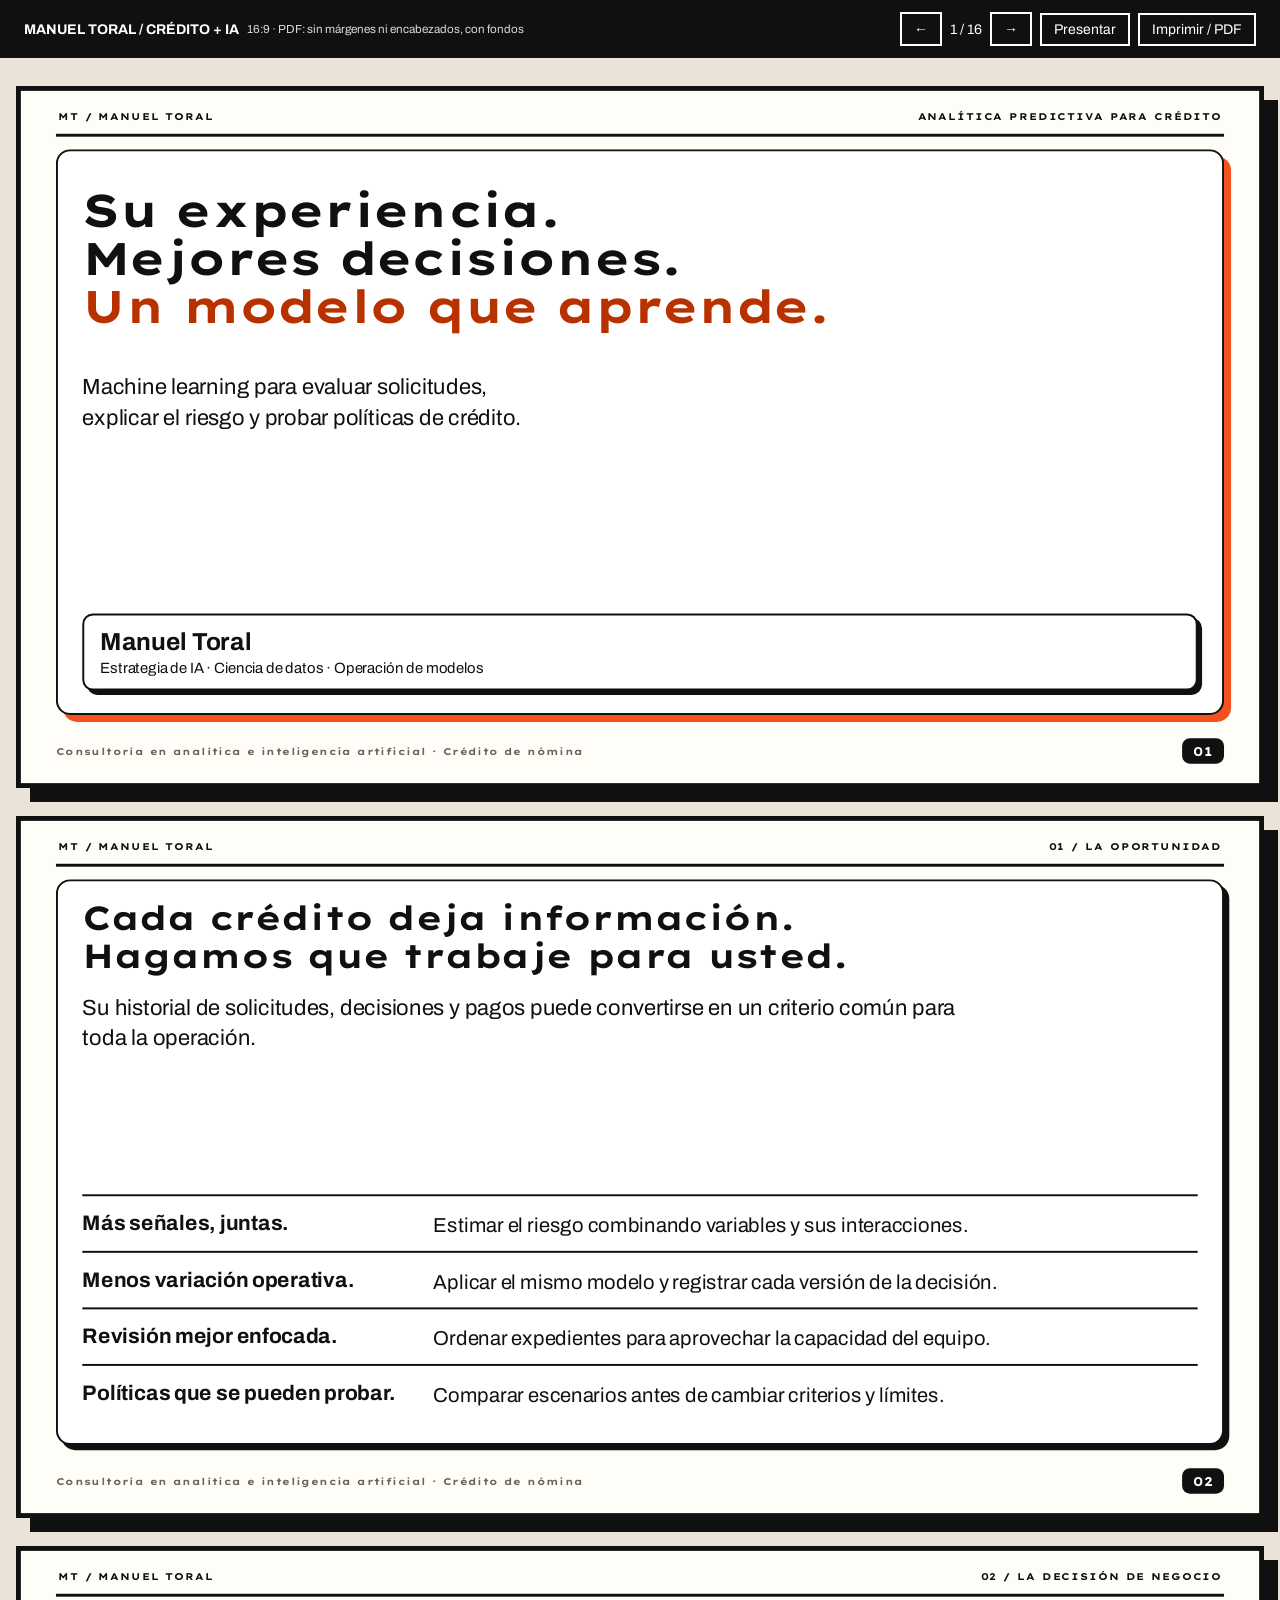
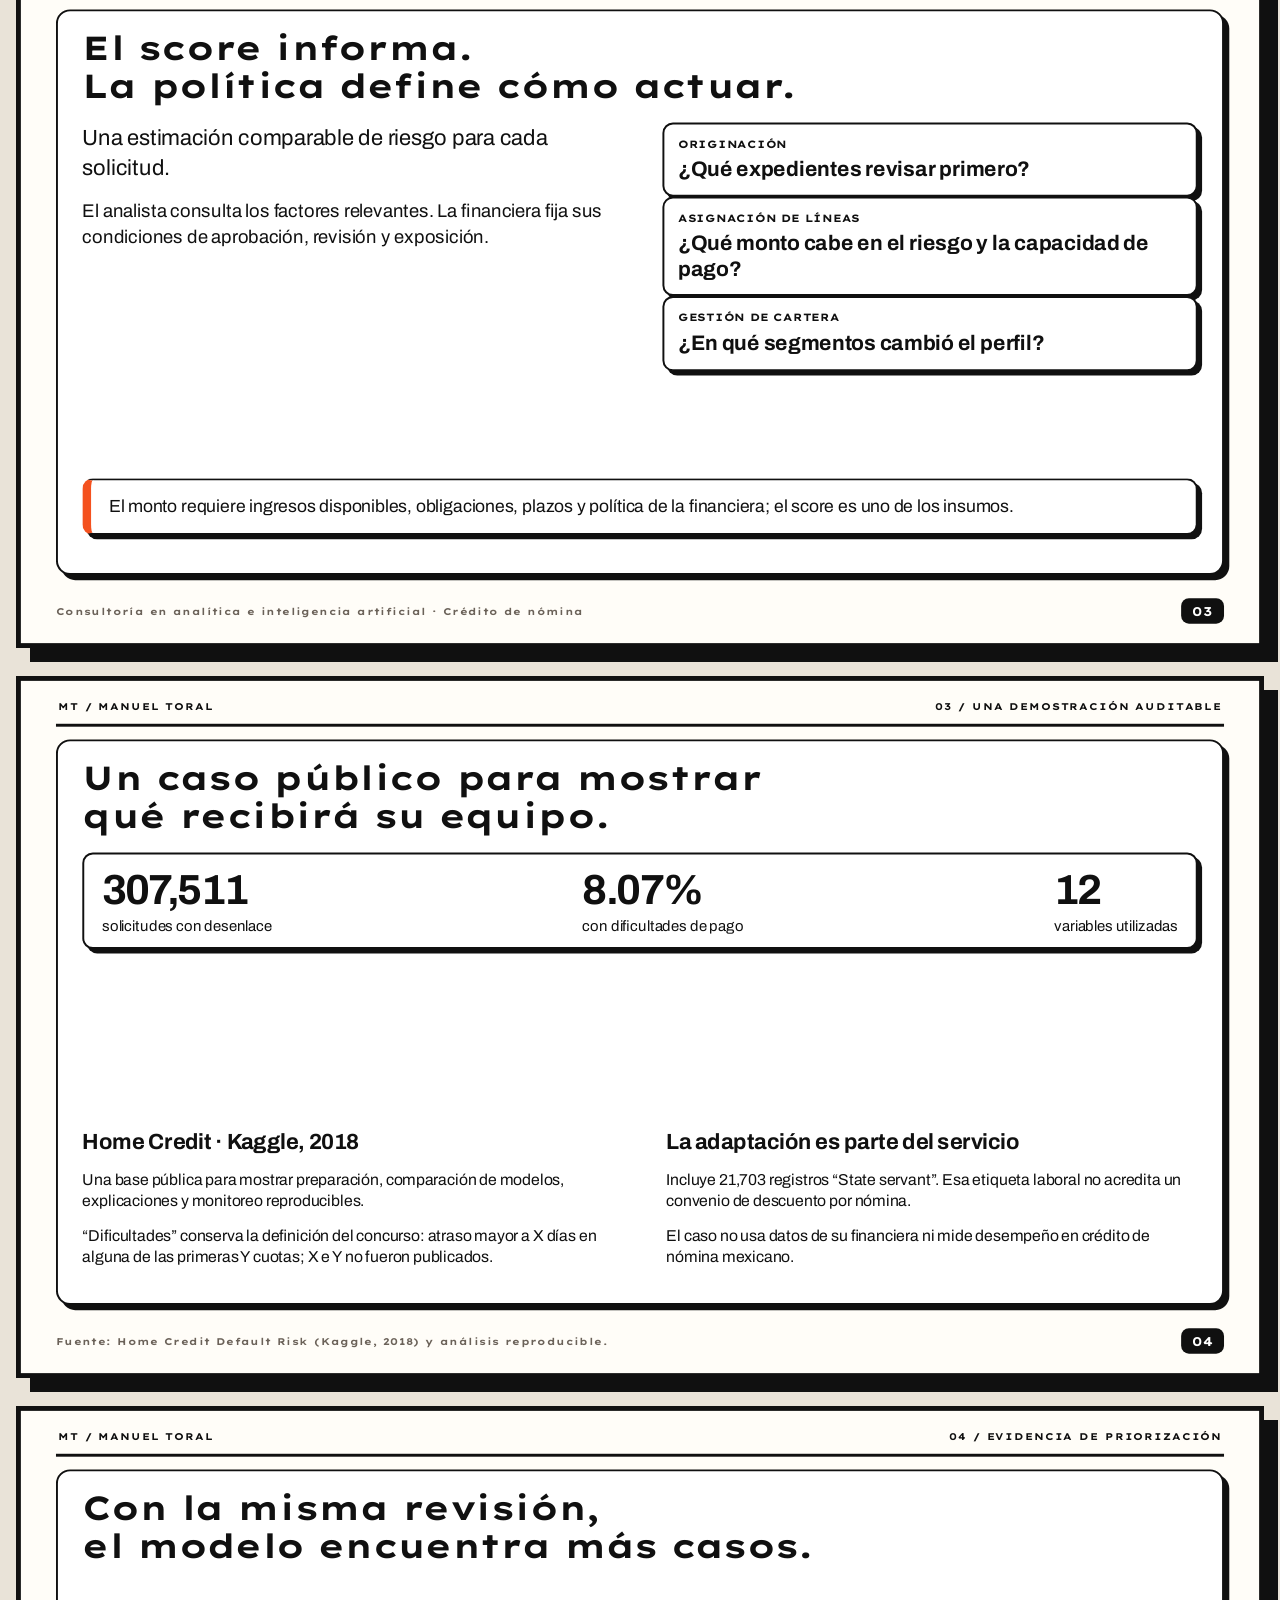
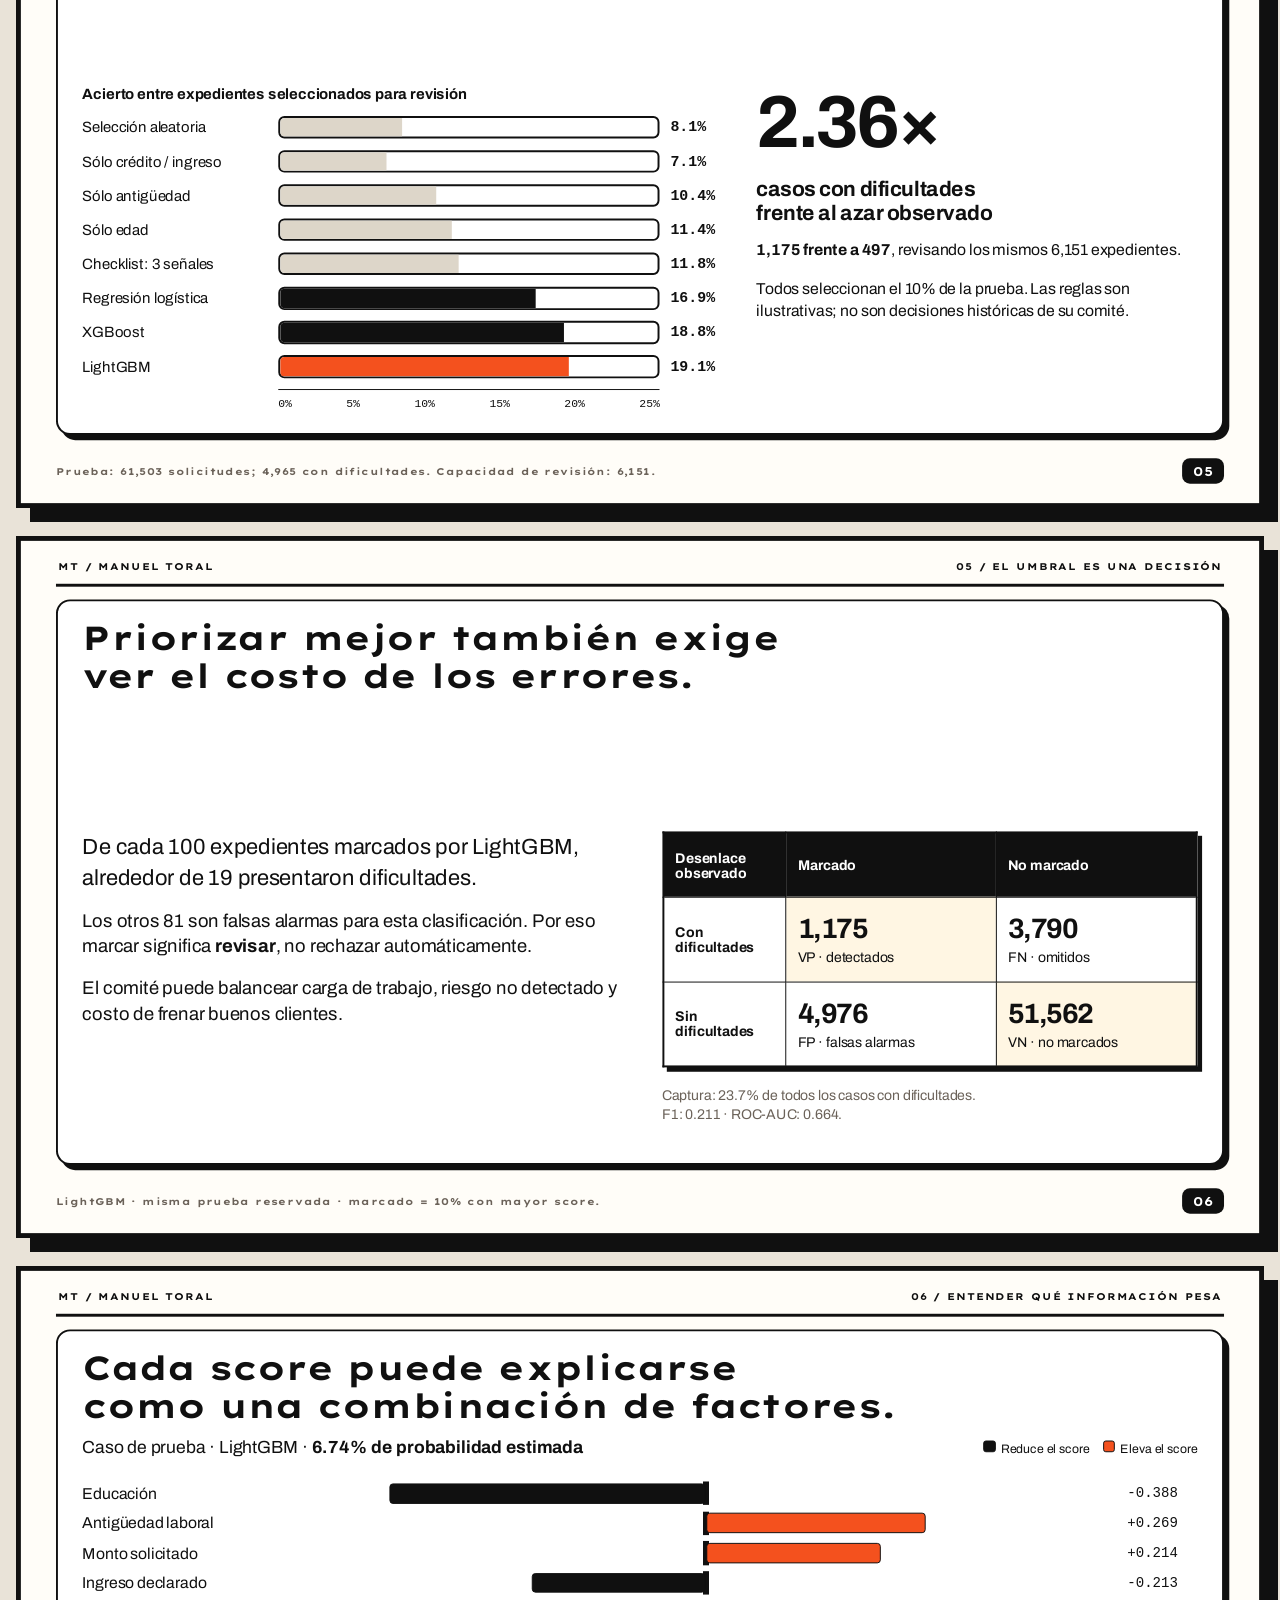
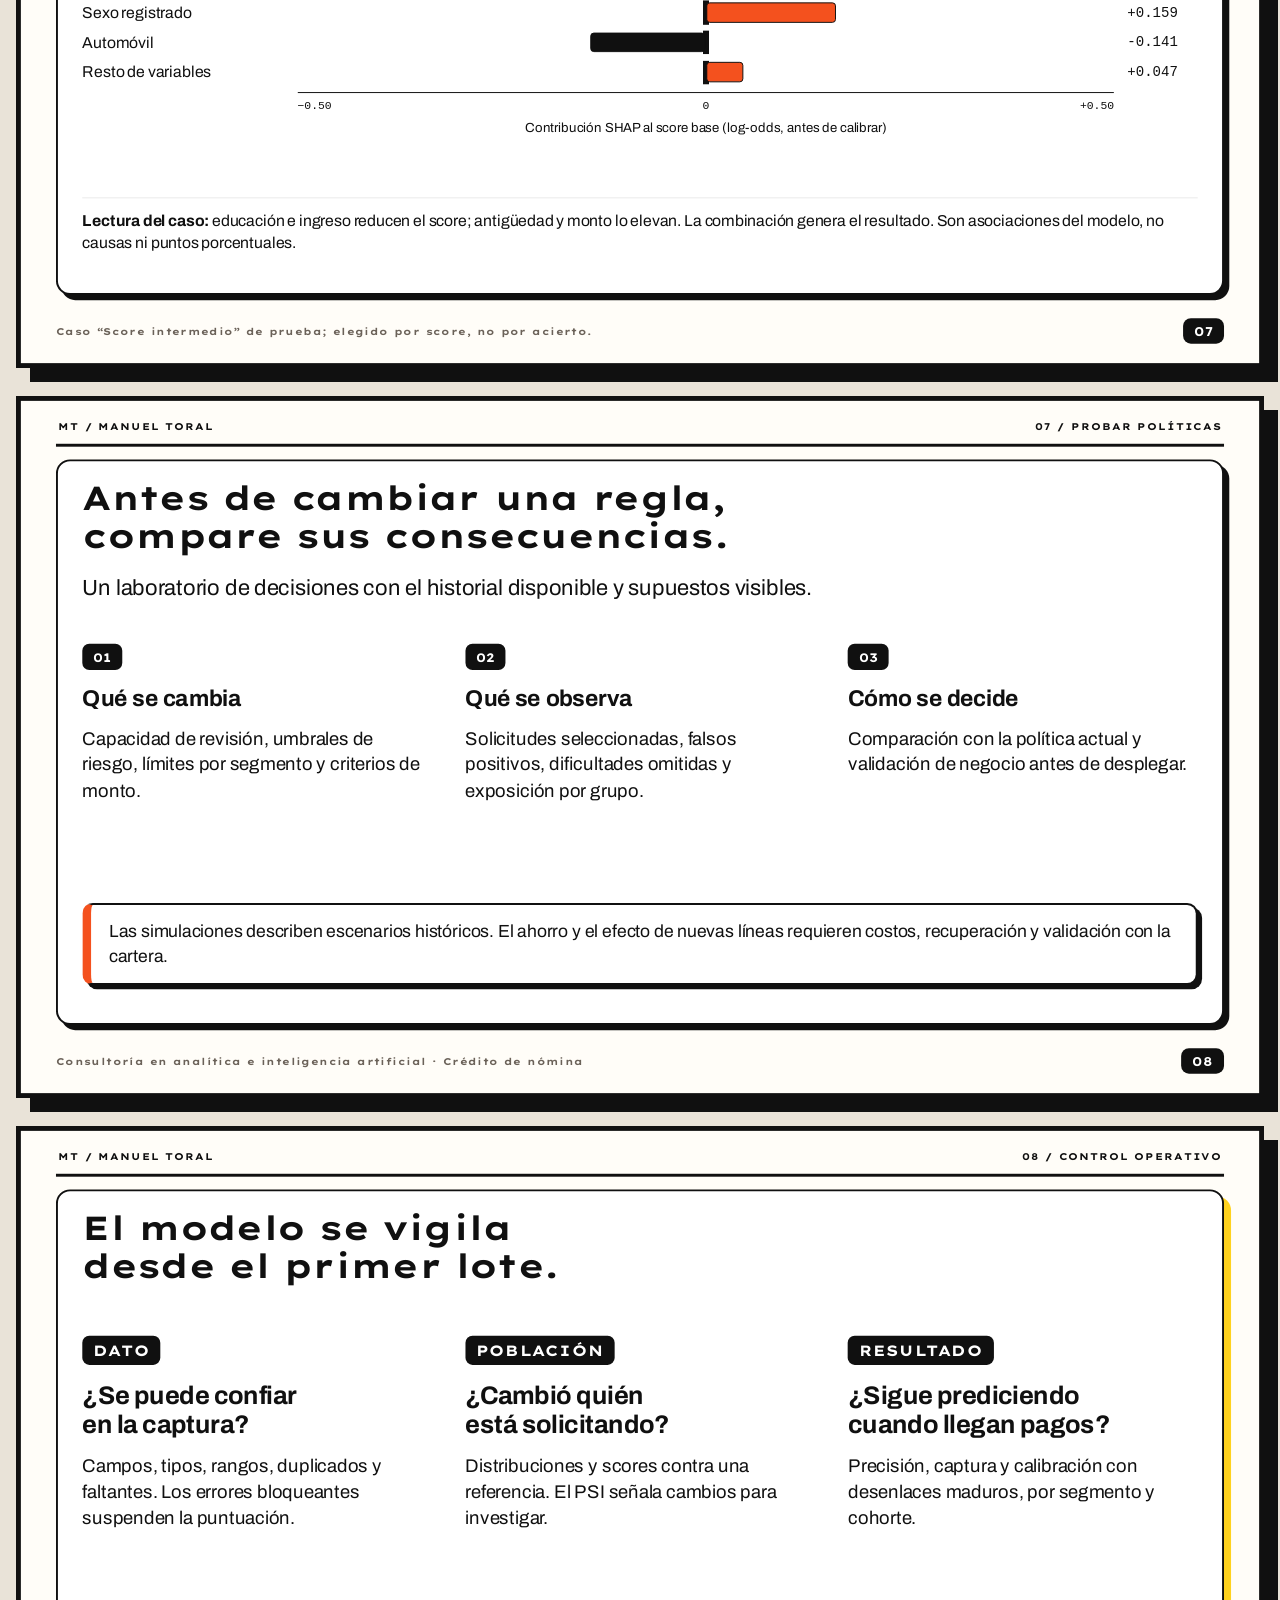
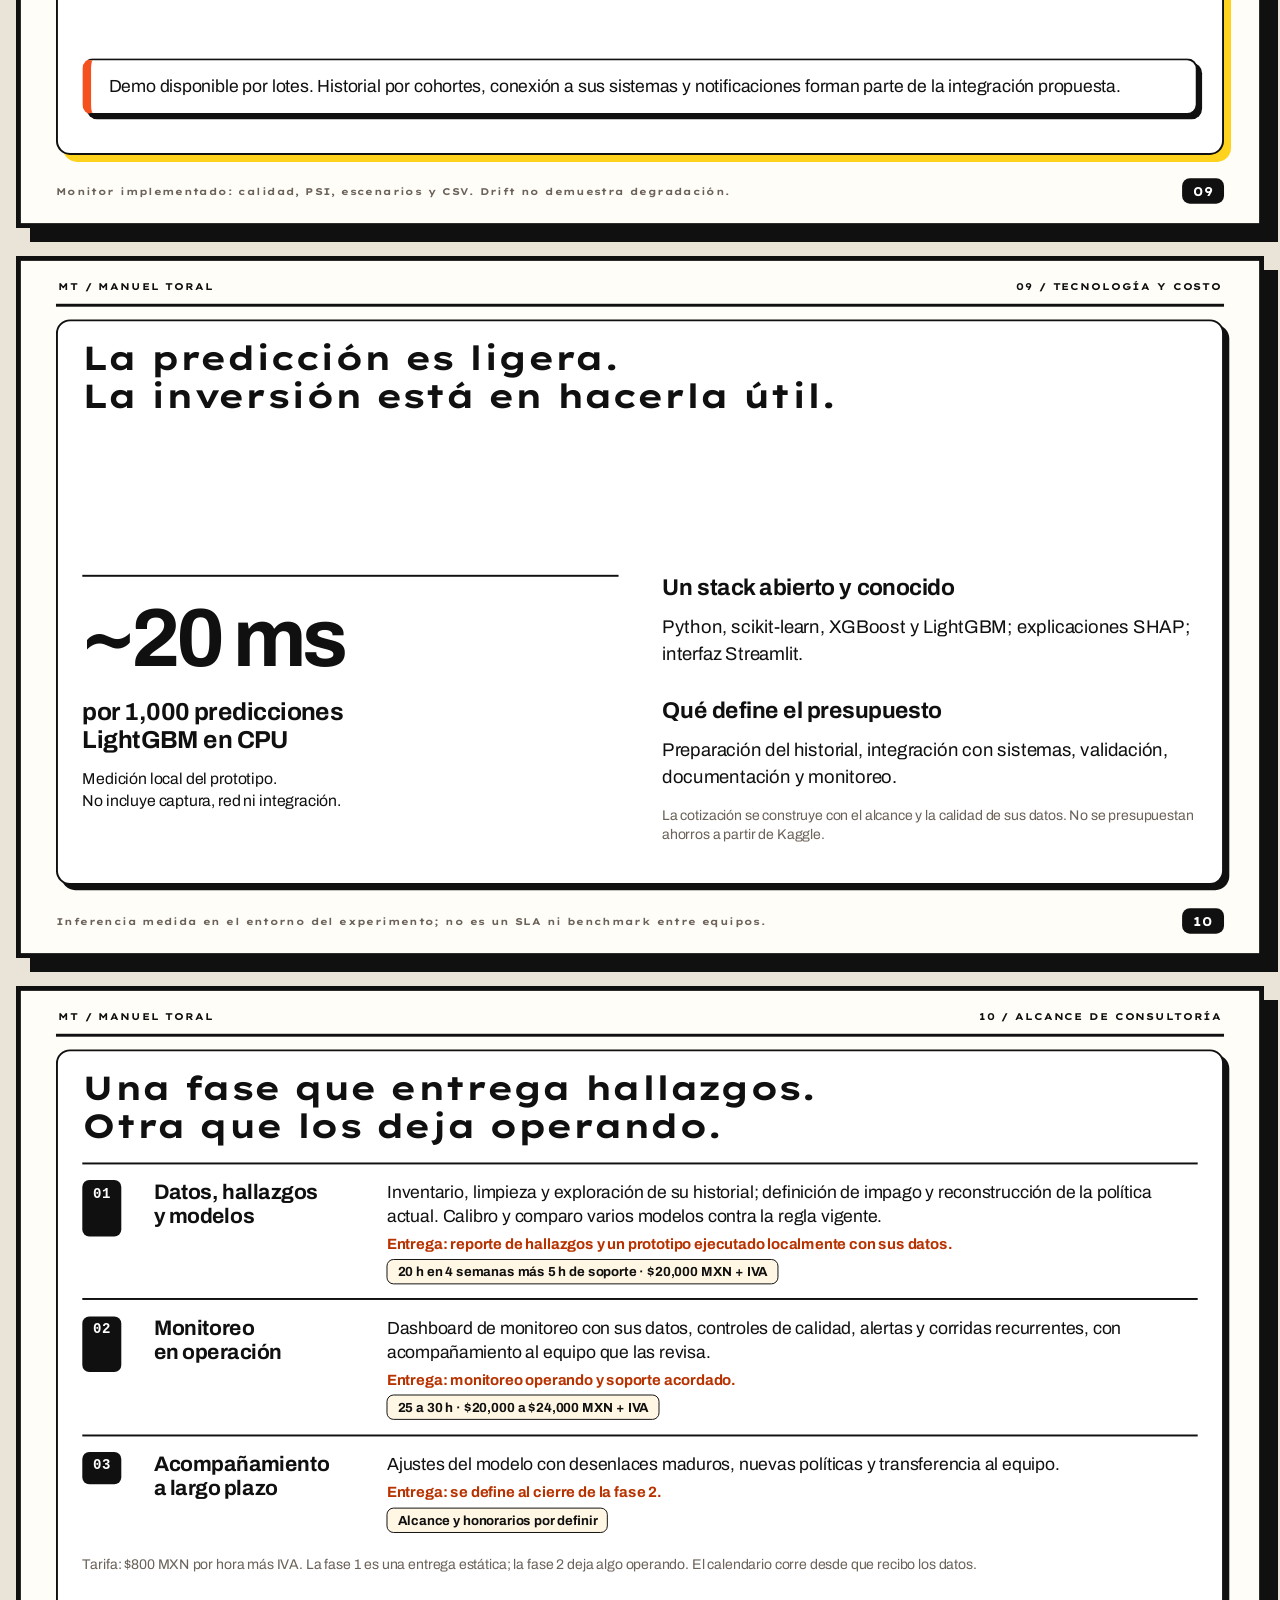
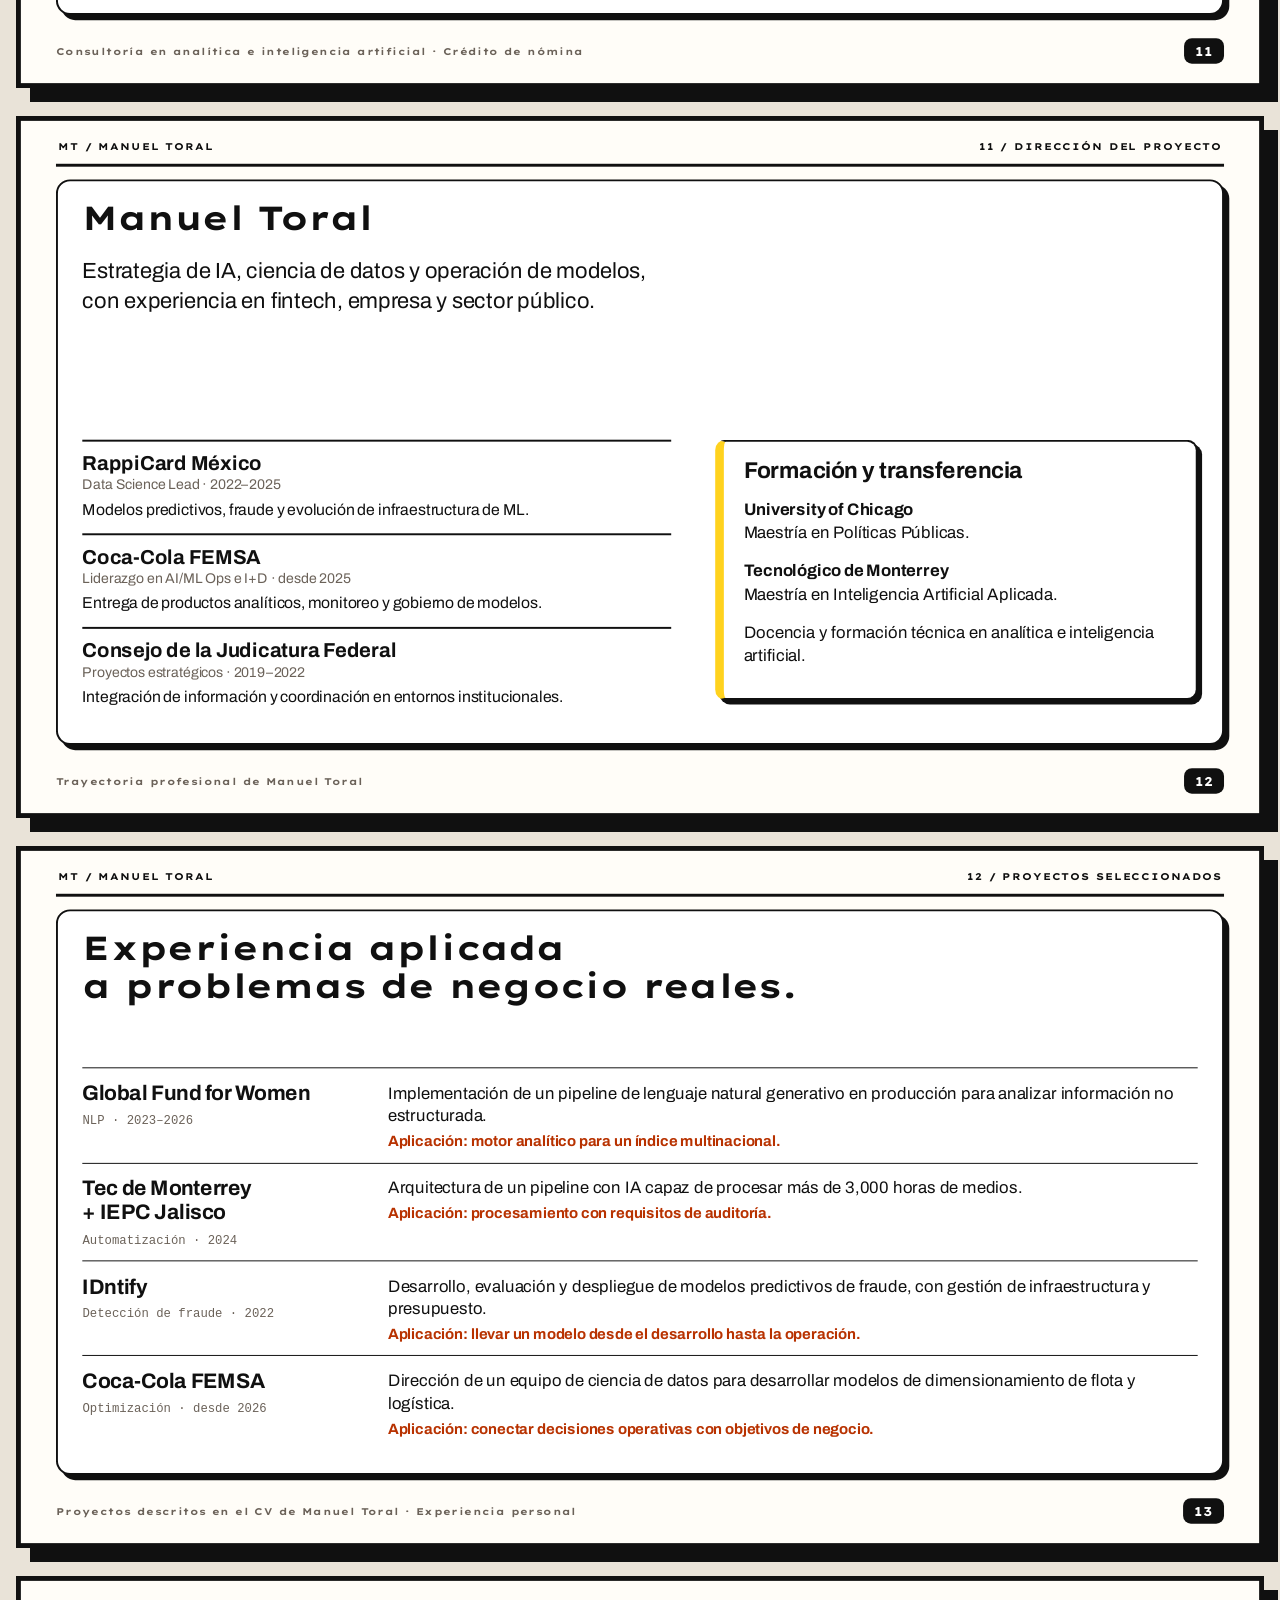
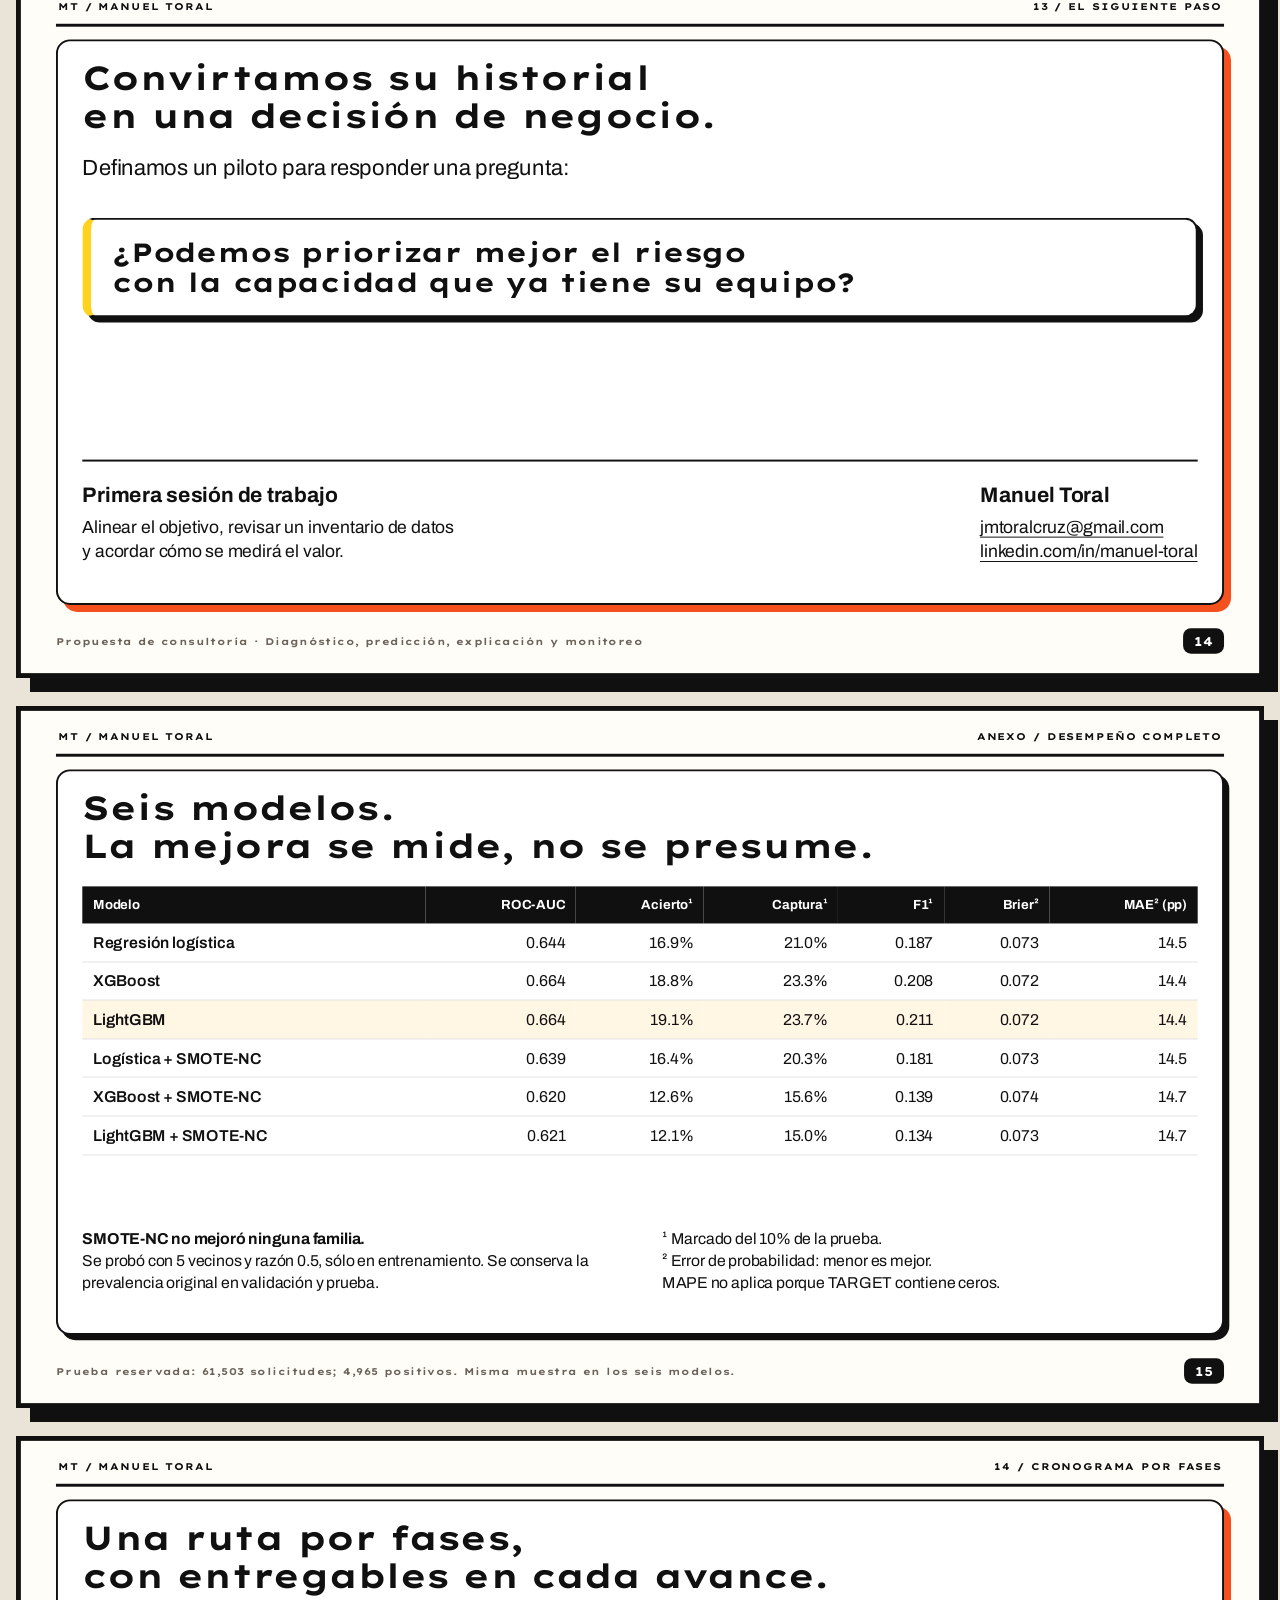
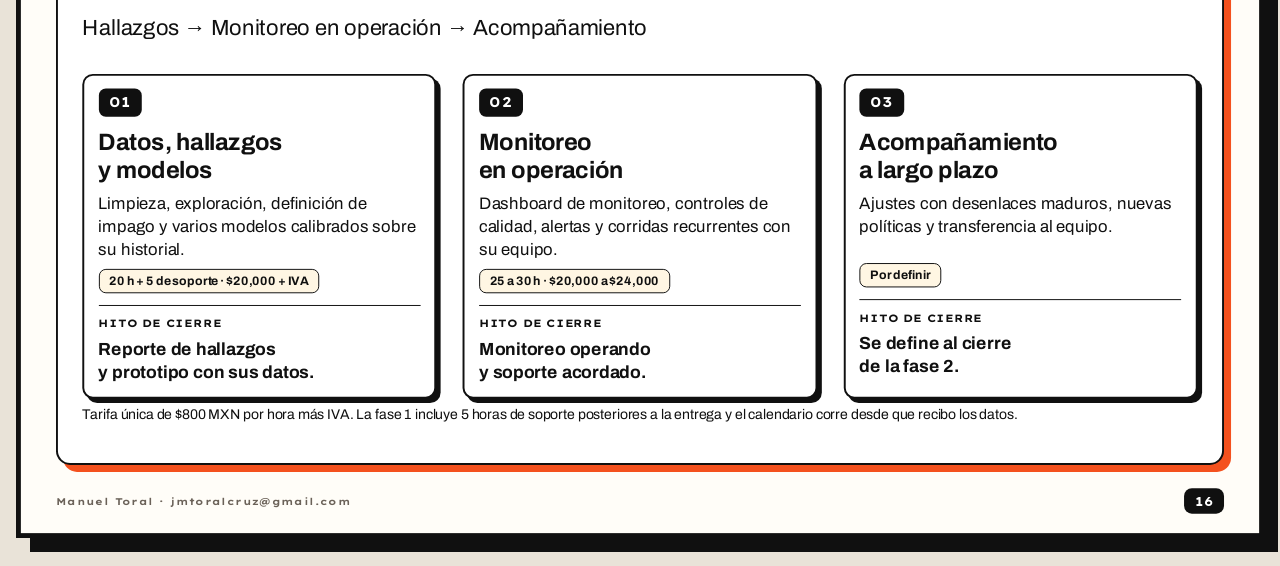
<file: static/propuesta/index.html>
<!doctype html><html lang="es"><head><meta charset="utf-8"><meta name="viewport" content="width=device-width,initial-scale=1"><meta name="author" content="Manuel Toral"><meta name="description" content="Consultoría en analítica predictiva para crédito de nómina. Propuesta comercial de Manuel Toral, con evidencia, explicabilidad y monitoreo."><title>Manuel Toral · Analítica predictiva para crédito</title><link rel="canonical" href="https://manueltoral.xyz/propuesta/"><meta property="og:type" content="website"><meta property="og:site_name" content="Manuel Toral"><meta property="og:locale" content="es_MX"><meta property="og:title" content="Analítica predictiva para crédito de nómina"><meta property="og:description" content="Propuesta de consultoría de Manuel Toral: evidencia sobre datos reales, explicación por caso y monitoreo en operación."><meta property="og:url" content="https://manueltoral.xyz/propuesta/"><meta property="og:image" content="https://manueltoral.xyz/propuesta/preview.png"><meta property="og:image:type" content="image/png"><meta property="og:image:width" content="1280"><meta property="og:image:height" content="720"><meta property="og:image:alt" content="Portada de la propuesta: su experiencia, mejores decisiones, un modelo que aprende."><meta name="twitter:card" content="summary_large_image"><meta name="twitter:title" content="Analítica predictiva para crédito de nómina"><meta name="twitter:description" content="Propuesta de consultoría de Manuel Toral: evidencia sobre datos reales, explicación por caso y monitoreo en operación."><meta name="twitter:image" content="https://manueltoral.xyz/propuesta/preview.png"><style>
/* Fuentes incrustadas (subconjunto latino) de Google Fonts: Lexend Mega y Archivo, licencia SIL OFL.
   Generado una sola vez; regenerar con scripts/migrations/fetch_deck_fonts.js si cambian los pesos. */
@font-face {font-family: 'Archivo';font-style: normal;font-weight: 400;font-stretch: 100%;font-display: swap;src: url([data-uri]) format('woff2');}
@font-face {font-family: 'Archivo';font-style: normal;font-weight: 600;font-stretch: 100%;font-display: swap;src: url([data-uri]) format('woff2');}
@font-face {font-family: 'Archivo';font-style: normal;font-weight: 700;font-stretch: 100%;font-display: swap;src: url([data-uri]) format('woff2');}
@font-face {font-family: 'Lexend Mega';font-style: normal;font-weight: 700;font-display: swap;src: url([data-uri]) format('woff2');}
@font-face {font-family: 'Lexend Mega';font-style: normal;font-weight: 800;font-display: swap;src: url([data-uri]) format('woff2');}

:root{--paper:#f6f3e9;--ink:#17211e;--green:#164e42;--yellow:#efcd54;--mint:#deeadb;--rust:#9f482d;--muted:#515d55;--line:#b6beb1}
*{box-sizing:border-box}body{margin:0;background:#deddd6;color:var(--ink);font-family:'Segoe UI',Arial,sans-serif}a{color:inherit;text-underline-offset:4px}.toolbar{position:sticky;top:0;z-index:20;background:var(--ink);color:var(--paper);padding:12px 24px;display:flex;align-items:center;justify-content:space-between;gap:12px;font-size:14px}.toolbar div{display:flex;gap:8px;align-items:center}.toolbar button{font:inherit;color:inherit;background:transparent;border:1px solid #a8b3a9;padding:7px 12px;cursor:pointer}.toolbar button:hover{background:var(--green)}button:focus-visible,a:focus-visible{outline:3px solid var(--yellow);outline-offset:3px}.toolbar small{color:#d4dcd3}.sheet{width:1280px;height:720px;margin:28px auto;position:relative;box-shadow:9px 9px 0 #17211e55}.slide{width:1280px;height:720px;padding:30px 60px 32px;background:var(--paper);position:relative;border-top:8px solid var(--ink);transform-origin:top left;overflow:hidden}.slide header{display:flex;justify-content:space-between;border-bottom:1px solid var(--ink);padding-bottom:14px;font:700 12px Consolas,monospace;letter-spacing:.08em}.content{padding-top:26px}h2{font-size:46px;line-height:1.08;letter-spacing:-.04em;margin:0 0 24px;font-weight:750}h3{font-size:26px;line-height:1.16;margin:0 0 16px;font-weight:700}p{font-size:21px;line-height:1.4;margin:0 0 18px}em{font-style:normal;color:var(--green)}.lead{font-size:25px;line-height:1.38;max-width:1030px}.small{font-size:16px;line-height:1.4;color:var(--muted)}footer{position:absolute;bottom:24px;left:60px;right:60px;border-top:1px solid var(--ink);padding-top:10px;display:flex;justify-content:space-between;gap:18px;font-size:12px;line-height:1.3}footer b{font:700 15px Consolas,monospace;flex:none}.cover{background:var(--yellow)}.title-slide h2{font-size:76px;line-height:1.01;margin-top:18px;letter-spacing:-.055em}.cover-lead{font-size:25px;margin-top:28px}.signature{border-left:7px solid var(--ink);padding-left:18px;margin-top:30px}.signature b{display:block;font-size:28px}.signature span{display:block;font-size:17px;margin-top:7px}.split{display:grid;grid-template-columns:1fr 1fr;gap:50px;align-items:start}.split.compact{gap:60px}.editorial-rows{margin-top:25px}.editorial-rows>div{display:grid;grid-template-columns:370px 1fr;gap:30px;border-top:2px solid var(--ink);padding:18px 0 12px}.editorial-rows b{font-size:24px}.editorial-rows p{margin:0;font-size:23px}.decision-list>div{border-top:2px solid var(--ink);padding:15px 0 22px}.decision-list span{font:12px Consolas,monospace;display:block;margin-bottom:8px}.decision-list b{font-size:24px;line-height:1.2;display:block}.bottom-line{font-size:20px;line-height:1.4;padding:18px 22px;background:var(--mint);border-left:6px solid var(--green);margin-top:22px}.numbers{display:flex;justify-content:space-between;border-top:3px solid var(--ink);border-bottom:1px solid var(--ink);padding:19px 0;margin-bottom:23px}.numbers strong{font-size:57px;line-height:1.1;display:block;letter-spacing:-.05em;color:var(--green)}.numbers span{font-size:17px;display:block;margin-top:7px}.compact p{font-size:18px;line-height:1.4;margin-bottom:13px}.compact h3{font-size:25px}.evidence{grid-template-columns:730px 1fr;gap:38px}.chart-caption{font-size:17px;font-weight:650;margin-bottom:15px}.bar-row{display:grid;grid-template-columns:211px 1fr 60px;gap:12px;align-items:center;margin-bottom:13px;font-size:17px}.bar-row b{font-family:Consolas,monospace;font-size:17px}.track{height:24px;border-left:1px solid var(--ink);background:repeating-linear-gradient(to right,transparent 0,transparent calc(20% - 1px),#b6beb188 calc(20% - 1px),#b6beb188 20%)}.track i{display:block;height:100%;background:#8d9c92}.track i.model{background:var(--green)}.track i.best{background:var(--yellow);border:2px solid var(--ink)}.axis{margin-left:223px;margin-right:72px;display:flex;justify-content:space-between;font:13px Consolas,monospace;border-top:1px solid var(--ink);padding-top:7px}.result strong{font-size:84px;color:var(--green);line-height:1;letter-spacing:-.05em;display:block;margin:0 0 19px}.result h3{font-size:24px}.result p{font-size:18px}.matrix{border-collapse:collapse;width:100%;border:2px solid var(--ink);font-size:16px;margin-bottom:20px}.matrix th,.matrix td{padding:18px 13px;text-align:left;border:1px solid var(--ink)}.matrix thead{background:var(--ink);color:var(--paper)}.matrix tbody th{width:140px}.matrix td b{display:block;font-size:32px;letter-spacing:-.04em;margin-bottom:7px}.matrix .hit{background:var(--mint)}.shap-top{display:flex;align-items:center;justify-content:space-between;gap:25px;margin-top:-8px}.shap-top p{font-size:20px;margin:0}.shap-top>span{font-size:14px;white-space:nowrap}.legend-dot{display:inline-block;width:12px;height:12px;margin:0 6px 0 12px}.green{background:var(--green)}.rust{background:var(--rust)}.shap-chart{margin-top:21px}.shap-row{display:grid;grid-template-columns:230px 1fr 80px;gap:15px;align-items:center;height:34px;font-size:18px}.shap-row b{font:16px Consolas,monospace}.shap-track{height:27px;position:relative;background:linear-gradient(to right,transparent 49.9%,var(--ink) 49.9%,var(--ink) 50.1%,transparent 50.1%)}.shap-track i{position:absolute;height:21px;top:3px}.negative{background:var(--green)}.positive{background:var(--rust)}.shap-axis{margin:6px 95px 0 245px;display:flex;justify-content:space-between;font:13px Consolas,monospace;border-top:1px solid var(--ink);padding-top:6px}.axis-label{font-size:15px;text-align:center;margin:8px 0 0 150px}.shap-reading{font-size:18px;line-height:1.4;margin-top:15px;border-top:1px solid var(--line);padding-top:13px}.policy-cols,.monitor-grid{display:grid;grid-template-columns:repeat(3,1fr);gap:38px;margin-top:29px}.step{font:700 24px Consolas,monospace;display:block;border-top:3px solid var(--ink);padding-top:14px;margin-bottom:24px;color:var(--green)}.policy-cols p,.monitor-grid p{font-size:21px}.dark{background:var(--green);color:var(--paper)}.dark header,.dark footer,.dark .step{border-color:var(--paper)}.dark .step{color:var(--yellow)}.dark .bottom-line{background:var(--yellow);color:var(--ink);border-color:var(--ink)}.monitor-grid{margin-top:38px}.monitor-grid .step{font-size:17px}.monitor-grid h3{font-size:29px}.cost{border-top:4px solid var(--ink);padding-top:25px}.cost strong{font-size:94px}.cost h3{font-size:28px}.space-top{margin-top:35px}.service-rows>div{display:grid;grid-template-columns:55px 240px 1fr;column-gap:26px;border-top:2px solid var(--ink);padding:18px 0 12px}.service-rows>div>span{font:700 28px Consolas,monospace;color:var(--green)}.service-rows h3{font-size:24px;grid-row:span 2;margin:0}.service-rows p{font-size:20px;margin-bottom:8px}.service-rows b{grid-column:3;font-size:17px;color:var(--green)}.service-rows+.small{margin-top:18px}.bio{margin-top:25px;grid-template-columns:1.1fr .9fr}.career{border-top:1px solid var(--ink);padding-top:12px;margin-bottom:13px}.career>b{font-size:23px}.career>span{display:block;font-size:16px;margin-top:4px;color:var(--muted)}.career>p{font-size:18px;margin:8px 0}.education{background:var(--mint);border-left:5px solid var(--green);padding:22px 26px}.education p{font-size:19px;margin-bottom:17px}.education h3{font-size:26px}blockquote{font-size:40px;font-weight:700;line-height:1.15;margin:32px 0 34px;border-left:7px solid var(--ink);padding-left:28px;letter-spacing:-.025em}.closing{display:flex;justify-content:space-between;gap:40px;border-top:3px solid var(--ink);padding-top:25px}.closing b{font-size:24px}.closing p{font-size:20px;margin-top:10px}.metrics{width:100%;border-collapse:collapse;font-size:18px;margin-top:5px}.metrics th,.metrics td{padding:12px 12px;border-bottom:1px solid var(--line);text-align:right}.metrics th:first-child{text-align:left}.metrics thead{background:var(--ink);color:var(--paper);font-size:15px}.metrics tbody tr:nth-child(3){background:var(--mint)}.metrics tbody th{font-weight:600}.annex-copy{margin-top:24px}.annex-copy p{font-size:18px;line-height:1.4}.sources>div{display:grid;grid-template-columns:250px 1fr;gap:20px;border-top:1px solid var(--ink);padding:15px 0 0}.sources b{font-size:20px}.sources p{font-size:18px;line-height:1.35;margin-bottom:15px}.sources a{font-size:16px}.sources+.small{margin-top:12px}.presenting .sheet{display:none}.presenting .sheet.active{display:block}.speaker-notes{display:none!important}
.sheet{scroll-margin-top:90px}
.project-rows article{display:grid;grid-template-columns:320px 1fr;gap:28px;border-top:2px solid var(--ink);padding:15px 0}.project-rows h3{font-size:24px;margin:0 0 6px}.project-rows span{font:14px Consolas,monospace;color:var(--muted)}.project-rows p{font-size:19px;line-height:1.35;margin:0 0 8px}.project-rows b{font-size:17px;color:var(--green)}.phase-plan{display:grid;grid-template-columns:repeat(3,1fr);gap:30px;margin-top:26px}.phase-plan article{border-top:4px solid var(--ink);padding-top:15px}.phase-number{font:700 28px Consolas,monospace;display:block;margin-bottom:19px;color:var(--green)}.phase-plan h3{font-size:27px;min-height:65px;margin-bottom:17px}.phase-plan p{font-size:20px;line-height:1.38;min-height:110px;margin-bottom:18px}.phase-milestone{border-top:1px solid var(--ink);padding-top:15px}.phase-milestone span{font:12px Consolas,monospace;display:block;margin-bottom:9px}.phase-milestone b{font-size:21px;line-height:1.3}.timeline-note{font-size:16px;margin-top:25px}
.phase-plan{margin-top:18px}.phase-number{font-size:24px;margin-bottom:12px}.phase-plan h3{margin-bottom:12px;min-height:63px}.phase-plan p{font-size:19px;min-height:105px;margin-bottom:10px}.phase-milestone{padding-top:12px}.phase-milestone b{font-size:20px}.timeline-note{margin-top:17px}
@media(max-width:600px){.toolbar{padding:8px;font-size:12px;flex-wrap:wrap}.toolbar small{display:none}.toolbar button{padding:7px}.sheet{margin:14px auto}}
@page{size:1280px 720px;margin:0}
@media print{html,body{margin:0!important;padding:0!important;background:white;width:1280px;print-color-adjust:exact;-webkit-print-color-adjust:exact}.toolbar{display:none!important}.sheet,.presenting .sheet{display:block!important;width:1280px!important;height:720px!important;margin:0!important;box-shadow:none;break-after:page;page-break-after:always;break-inside:avoid;page-break-inside:avoid}.sheet:last-child{break-after:auto;page-break-after:auto}.slide{transform:none!important;box-shadow:none}a{text-decoration:none}}
/* Capa neobrutalista sobria: el blanco manda; negro para el trazo y ámbar/naranja sólo como acento.
   Se aplica sobre la hoja base y cambia paleta, tipografía y cajas, no el contenido. */
:root{--paper:#ffffff;--ground:#fffdf8;--ink:#101010;--green:#b83200;--yellow:#ffd21e;--mint:#fff6e3;--rust:#f4511e;--muted:#6b6259;--line:#1010101f;--hot:#f4511e;--hard:6px 6px 0 var(--ink)}

/* Tipografía: Lexend Mega para títulos y etiquetas, Archivo para el texto. */
body{background:#e9e3d8;font-family:'Archivo','Segoe UI',Arial,sans-serif}
h2,blockquote,.title-slide h2{font-family:'Lexend Mega','Archivo',sans-serif;font-weight:700;letter-spacing:-.03em}
h2{font-size:38px;line-height:1.12;margin-bottom:20px}
.title-slide h2{font-size:52px;line-height:1.05;letter-spacing:-.04em}
h3{font-weight:700;letter-spacing:-.01em}
blockquote{font-size:30px;letter-spacing:-.03em}
.slide header,footer,.step,.phase-number,.decision-list span,.phase-milestone span{font-family:'Lexend Mega','Archivo',sans-serif}

/* Estructura: página blanca, tarjeta blanca con borde negro y sombra dura. */
.sheet{box-shadow:14px 14px 0 var(--ink)}
.slide{background:var(--ground);border-top:0;border:5px solid var(--ink);padding:20px 36px 22px}
.slide header{border-bottom:3px solid var(--ink);padding:0 2px 11px;font-size:10px;font-weight:700;letter-spacing:.11em}
.content{background:var(--paper);border:3px solid var(--ink);border-radius:16px;box-shadow:var(--hard);padding:22px 28px 26px;margin-top:14px;min-height:645px;zoom:.9;display:flex;flex-direction:column}
footer{left:36px;right:36px;bottom:20px;border-top:0;font-size:10px;letter-spacing:.06em;align-items:center;color:var(--muted)}
footer b{background:var(--ink);color:var(--paper);border-radius:8px;padding:5px 11px;font:700 13px 'Lexend Mega',sans-serif}

/* Los temas cambian sólo el color de la sombra: la tarjeta sigue siendo blanca. */
.cover{background:var(--ground)}
.cover .content{box-shadow:8px 8px 0 var(--hot)}
.dark{background:var(--ground);color:var(--ink)}
.dark .content{background:var(--paper);color:var(--ink);box-shadow:8px 8px 0 var(--yellow)}
.dark header,.dark footer{border-color:var(--ink)}
.dark footer b{background:var(--ink);color:var(--paper)}
.dark .step{color:var(--paper)}

/* Cuadros: filetes convertidos en cajas; el color entra por una sola franja de acento. */
.step,.phase-number,.service-rows>div>span{background:var(--ink);color:var(--paper);border-radius:8px;padding:6px 12px;border-top:0;display:inline-block;letter-spacing:.04em}
.step{font-size:14px;margin-bottom:18px}
.phase-number{font-size:16px;margin-bottom:14px}
.service-rows>div>span{font-size:16px;justify-self:start}
.bottom-line{background:var(--paper);border:3px solid var(--ink);border-left:10px solid var(--hot);border-radius:12px;box-shadow:5px 5px 0 var(--ink);padding:16px 20px}
.dark .bottom-line{background:var(--paper);border-color:var(--ink);border-left-color:var(--hot)}
.education{background:var(--paper);border:3px solid var(--ink);border-left:10px solid var(--yellow);border-radius:12px;box-shadow:5px 5px 0 var(--ink);padding:18px 22px}
.signature{border-left:10px solid var(--hot);background:var(--paper);border:3px solid var(--ink);border-radius:12px;box-shadow:5px 5px 0 var(--ink);padding:14px 18px;margin-top:22px}
blockquote{background:var(--paper);border:3px solid var(--ink);border-left:10px solid var(--yellow);border-radius:14px;box-shadow:var(--hard);padding:20px 24px;margin:22px 0 26px}
.numbers{border:3px solid var(--ink);border-radius:12px;background:var(--paper);box-shadow:5px 5px 0 var(--ink);padding:14px 20px;gap:18px}
.numbers strong{color:var(--ink);font-size:48px}
.phase-plan article,.decision-list>div{background:var(--paper);border:3px solid var(--ink);border-radius:12px;box-shadow:5px 5px 0 var(--ink);padding:14px 16px;border-top-width:3px}
.editorial-rows>div,.service-rows>div,.sources>div,.career{border-top:3px solid var(--ink)}
.result strong,.cost strong{color:var(--ink)}
.cost{border-top:3px solid var(--ink)}

/* Barras y tablas con el mismo trazo; el acento marca sólo lo que importa. */
.track{border:3px solid var(--ink);border-radius:7px;background:var(--paper);overflow:hidden;height:26px}
.track i{background:#ddd6c9}
.track i.model{background:var(--ink)}
.track i.best{background:var(--hot);border:0}
.matrix{border:3px solid var(--ink);box-shadow:5px 5px 0 var(--ink)}
.matrix .hit{background:var(--mint)}
.matrix thead{background:var(--ink);color:var(--paper)}
.metrics thead{background:var(--ink);color:var(--paper)}
.metrics tbody tr:nth-child(3){background:var(--mint)}
.shap-track{background:linear-gradient(to right,transparent 49.6%,var(--ink) 49.6%,var(--ink) 50.4%,transparent 50.4%)}
.shap-track i{border:2px solid var(--ink);border-radius:4px;height:23px;top:2px}
.negative{background:var(--ink)}
.positive{background:var(--hot)}
.legend-dot{border:2px solid var(--ink);border-radius:3px;width:14px;height:14px}
.legend-dot.green{background:var(--ink)}
.legend-dot.rust{background:var(--hot)}
em{color:var(--green);font-weight:700}
.toolbar{background:var(--ink);color:var(--paper)}
.toolbar button{border:2px solid var(--paper)}
.toolbar button:hover{background:var(--hot);color:var(--paper)}

/* Honorarios y duración: chip de acento, no texto suelto. */
.service-rows b.fee,.phase-plan b.fee{color:var(--ink);background:var(--mint);border:2px solid var(--ink);border-radius:8px;padding:5px 11px;display:inline-block;justify-self:start;font-size:15px;margin-top:8px}
.phase-plan b.fee{margin:0 0 14px;font-size:14px}
.service-rows>div{padding-bottom:16px}
.phase-plan h3{min-height:60px;margin-bottom:10px}
.phase-plan p{min-height:72px;margin-bottom:8px}
.timeline-note{margin-top:10px}
.content>*:last-child{margin-top:auto}

</style></head><body><nav class="toolbar" aria-label="Controles de presentación"><div><b>MANUEL TORAL / CRÉDITO + IA</b><small>16:9 · PDF: sin márgenes ni encabezados, con fondos</small></div><div><button id="previous" aria-label="Diapositiva anterior">←</button><span id="position" aria-live="polite">1 / 16</span><button id="next" aria-label="Diapositiva siguiente">→</button><button id="mode" aria-pressed="false">Presentar</button><button id="print">Imprimir / PDF</button></div></nav><main><div class="sheet"><section class="slide cover title-slide" id="slide-1" aria-label="Diapositiva 1: Su experiencia.Mejores decisiones.Un modelo que aprende."><header><span>MT / MANUEL TORAL</span><span>ANALÍTICA PREDICTIVA PARA CRÉDITO</span></header><div class="content"><h2>Su experiencia.<br>Mejores decisiones.<br><em>Un modelo que aprende.</em></h2><p class="cover-lead">Machine learning para evaluar solicitudes,<br>explicar el riesgo y probar políticas de crédito.</p><div class="signature"><b>Manuel Toral</b><span>Estrategia de IA · Ciencia de datos · Operación de modelos</span></div></div><footer><span>Consultoría en analítica e inteligencia artificial · Crédito de nómina</span><b>01</b></footer><aside class="speaker-notes" hidden>[Sources]
Propuesta de alcance de consultoría; no representa resultados medidos del cliente.
[/Sources]</aside></section></div>
<div class="sheet"><section class="slide  " id="slide-2" aria-label="Diapositiva 2: Cada crédito deja información.Hagamos que trabaje para usted."><header><span>MT / MANUEL TORAL</span><span>01 / LA OPORTUNIDAD</span></header><div class="content"><h2>Cada crédito deja información.<br>Hagamos que trabaje para usted.</h2><p class="lead">Su historial de solicitudes, decisiones y pagos puede convertirse en un criterio común para toda la operación.</p><div class="editorial-rows"><div><b>Más señales, juntas.</b><p>Estimar el riesgo combinando variables y sus interacciones.</p></div><div><b>Menos variación operativa.</b><p>Aplicar el mismo modelo y registrar cada versión de la decisión.</p></div><div><b>Revisión mejor enfocada.</b><p>Ordenar expedientes para aprovechar la capacidad del equipo.</p></div><div><b>Políticas que se pueden probar.</b><p>Comparar escenarios antes de cambiar criterios y límites.</p></div></div></div><footer><span>Consultoría en analítica e inteligencia artificial · Crédito de nómina</span><b>02</b></footer><aside class="speaker-notes" hidden>[Sources]
Propuesta de alcance de consultoría; no representa resultados medidos del cliente.
[/Sources]</aside></section></div>
<div class="sheet"><section class="slide  " id="slide-3" aria-label="Diapositiva 3: El score informa.La política define cómo actuar."><header><span>MT / MANUEL TORAL</span><span>02 / LA DECISIÓN DE NEGOCIO</span></header><div class="content"><h2>El score informa.<br>La política define cómo actuar.</h2><div class="split"><div><p class="lead">Una estimación comparable de riesgo para cada solicitud.</p><p>El analista consulta los factores relevantes. La financiera fija sus condiciones de aprobación, revisión y exposición.</p></div><div class="decision-list"><div><span>ORIGINACIÓN</span><b>¿Qué expedientes revisar primero?</b></div><div><span>ASIGNACIÓN DE LÍNEAS</span><b>¿Qué monto cabe en el riesgo y la capacidad de pago?</b></div><div><span>GESTIÓN DE CARTERA</span><b>¿En qué segmentos cambió el perfil?</b></div></div></div><p class="bottom-line">El monto requiere ingresos disponibles, obligaciones, plazos y política de la financiera; el score es uno de los insumos.</p></div><footer><span>Consultoría en analítica e inteligencia artificial · Crédito de nómina</span><b>03</b></footer><aside class="speaker-notes" hidden>[Sources]
Propuesta de alcance de consultoría; no representa resultados medidos del cliente.
[/Sources]</aside></section></div>
<div class="sheet"><section class="slide  " id="slide-4" aria-label="Diapositiva 4: Un caso público para mostrarqué recibirá su equipo."><header><span>MT / MANUEL TORAL</span><span>03 / UNA DEMOSTRACIÓN AUDITABLE</span></header><div class="content"><h2>Un caso público para mostrar<br>qué recibirá su equipo.</h2><div class="numbers"><div><strong>307,511</strong><span>solicitudes con desenlace</span></div><div><strong>8.07%</strong><span>con dificultades de pago</span></div><div><strong>12</strong><span>variables utilizadas</span></div></div><div class="split compact"><div><h3>Home Credit · Kaggle, 2018</h3><p>Una base pública para mostrar preparación, comparación de modelos, explicaciones y monitoreo reproducibles.</p><p>“Dificultades” conserva la definición del concurso: atraso mayor a X días en alguna de las primeras Y cuotas; X e Y no fueron publicados.</p></div><div><h3>La adaptación es parte del servicio</h3><p>Incluye 21,703 registros “State servant”. Esa etiqueta laboral no acredita un convenio de descuento por nómina.</p><p>El caso no usa datos de su financiera ni mide desempeño en crédito de nómina mexicano.</p></div></div></div><footer><span>Fuente: Home Credit Default Risk (Kaggle, 2018) y análisis reproducible.</span><b>04</b></footer><aside class="speaker-notes" hidden>[Sources]
[1] https://www.kaggle.com/competitions/home-credit-default-risk/data
[2] artifacts/real/analysis/report.json: source, eda, split.
[/Sources]</aside></section></div>
<div class="sheet"><section class="slide  " id="slide-5" aria-label="Diapositiva 5: Con la misma revisión,el modelo encuentra más casos."><header><span>MT / MANUEL TORAL</span><span>04 / EVIDENCIA DE PRIORIZACIÓN</span></header><div class="content"><h2>Con la misma revisión,<br>el modelo encuentra más casos.</h2><div class="split evidence"><div class="bar-chart"><div class="chart-caption">Acierto entre expedientes seleccionados para revisión</div><div class="bar-row"><span>Selección aleatoria</span><div class="track"><i class="" style="width:32.319947975938874%"></i></div><b>8.1%</b></div><div class="bar-row"><span>Sólo crédito / ingreso</span><div class="track"><i class="" style="width:28.28808323849781%"></i></div><b>7.1%</b></div><div class="bar-row"><span>Sólo antigüedad</span><div class="track"><i class="" style="width:41.424158673386444%"></i></div><b>10.4%</b></div><div class="bar-row"><span>Sólo edad</span><div class="track"><i class="" style="width:45.52105348723785%"></i></div><b>11.4%</b></div><div class="bar-row"><span>Checklist: 3 señales</span><div class="track"><i class="" style="width:47.34189562672736%"></i></div><b>11.8%</b></div><div class="bar-row"><span>Regresión logística</span><div class="track"><i class="model" style="width:67.69630954316371%"></i></div><b>16.9%</b></div><div class="bar-row"><span>XGBoost</span><div class="track"><i class="model" style="width:75.23979840676313%"></i></div><b>18.8%</b></div><div class="bar-row"><span>LightGBM</span><div class="track"><i class="best" style="width:76.41033978214924%"></i></div><b>19.1%</b></div><div class="axis"><span>0%</span><span>5%</span><span>10%</span><span>15%</span><span>20%</span><span>25%</span></div></div><div class="result"><strong>2.36×</strong><h3>casos con dificultades<br>frente al azar observado</h3><p><b>1,175 frente a 497</b>, revisando los mismos 6,151 expedientes.</p><p>Todos seleccionan el 10% de la prueba. Las reglas son ilustrativas; no son decisiones históricas de su comité.</p></div></div></div><footer><span>Prueba: 61,503 solicitudes; 4,965 con dificultades. Capacidad de revisión: 6,151.</span><b>05</b></footer><aside class="speaker-notes" hidden>[Sources]
[2] report.json: methods[*].selections[9]. Reglas con dirección y empates fijados; azar con semilla 42. Ninguna comparación representa al comité del cliente.
[/Sources]</aside></section></div>
<div class="sheet"><section class="slide  " id="slide-6" aria-label="Diapositiva 6: Priorizar mejor también exigever el costo de los errores."><header><span>MT / MANUEL TORAL</span><span>05 / EL UMBRAL ES UNA DECISIÓN</span></header><div class="content"><h2>Priorizar mejor también exige<br>ver el costo de los errores.</h2><div class="split"><div><p class="lead">De cada 100 expedientes marcados por LightGBM, alrededor de 19 presentaron dificultades.</p><p>Los otros 81 son falsas alarmas para esta clasificación. Por eso marcar significa <b>revisar</b>, no rechazar automáticamente.</p><p>El comité puede balancear carga de trabajo, riesgo no detectado y costo de frenar buenos clientes.</p></div><div><table class="matrix"><thead><tr><th>Desenlace observado</th><th>Marcado</th><th>No marcado</th></tr></thead><tbody><tr><th>Con dificultades</th><td class="hit"><b>1,175</b>VP · detectados</td><td><b>3,790</b>FN · omitidos</td></tr><tr><th>Sin dificultades</th><td><b>4,976</b>FP · falsas alarmas</td><td class="hit"><b>51,562</b>VN · no marcados</td></tr></tbody></table><p class="small">Captura: 23.7% de todos los casos con dificultades.<br>F1: 0.211 · ROC-AUC: 0.664.</p></div></div></div><footer><span>LightGBM · misma prueba reservada · marcado = 10% con mayor score.</span><b>06</b></footer><aside class="speaker-notes" hidden>[Sources]
[2] report.json: models.lightgbm; methods.lightgbm.selections[9]. Poder predictivo moderado; el experimento no justifica rechazos automáticos.
[/Sources]</aside></section></div>
<div class="sheet"><section class="slide  " id="slide-7" aria-label="Diapositiva 7: Cada score puede explicarsecomo una combinación de factores."><header><span>MT / MANUEL TORAL</span><span>06 / ENTENDER QUÉ INFORMACIÓN PESA</span></header><div class="content"><h2>Cada score puede explicarse<br>como una combinación de factores.</h2><div class="shap-top"><p>Caso de prueba · LightGBM · <b>6.74% de probabilidad estimada</b></p><span><i class="legend-dot green"></i>Reduce el score <i class="legend-dot rust"></i>Eleva el score</span></div><div class="shap-chart"><div class="shap-row"><span>Educación</span><div class="shap-track"><i class="negative" style="left:11.230264974159986%;width:38.76973502584001%"></i></div><b>-0.388</b></div><div class="shap-row"><span>Antigüedad laboral</span><div class="shap-track"><i class="positive" style="left:50%;width:26.928847923454924%"></i></div><b>+0.269</b></div><div class="shap-row"><span>Monto solicitado</span><div class="shap-track"><i class="positive" style="left:50%;width:21.438663134088653%"></i></div><b>+0.214</b></div><div class="shap-row"><span>Ingreso declarado</span><div class="shap-track"><i class="negative" style="left:28.744656710199223%;width:21.255343289800777%"></i></div><b>-0.213</b></div><div class="shap-row"><span>Sexo registrado</span><div class="shap-track"><i class="positive" style="left:50%;width:15.882823453489056%"></i></div><b>+0.159</b></div><div class="shap-row"><span>Automóvil</span><div class="shap-track"><i class="negative" style="left:35.89132415990389%;width:14.108675840096113%"></i></div><b>-0.141</b></div><div class="shap-row"><span>Resto de variables</span><div class="shap-track"><i class="positive" style="left:50%;width:4.6558446946879375%"></i></div><b>+0.047</b></div><div class="shap-axis"><span>−0.50</span><span>0</span><span>+0.50</span></div><p class="axis-label">Contribución SHAP al score base (log-odds, antes de calibrar)</p></div><p class="shap-reading"><b>Lectura del caso:</b> educación e ingreso reducen el score; antigüedad y monto lo elevan. La combinación genera el resultado. Son asociaciones del modelo, no causas ni puntos porcentuales.</p></div><footer><span>Caso “Score intermedio” de prueba; elegido por score, no por acierto.</span><b>07</b></footer><aside class="speaker-notes" hidden>[Sources]
[2] report.json: models.lightgbm.explanation.examples[1]. Todas las contribuciones agrupadas, incluido resto. No usar atributos sensibles para actuar sin revisar pertinencia y sesgo.
[/Sources]</aside></section></div>
<div class="sheet"><section class="slide  " id="slide-8" aria-label="Diapositiva 8: Antes de cambiar una regla,compare sus consecuencias."><header><span>MT / MANUEL TORAL</span><span>07 / PROBAR POLÍTICAS</span></header><div class="content"><h2>Antes de cambiar una regla,<br>compare sus consecuencias.</h2><p class="lead">Un laboratorio de decisiones con el historial disponible y supuestos visibles.</p><div class="policy-cols"><div><span class="step">01</span><h3>Qué se cambia</h3><p>Capacidad de revisión, umbrales de riesgo, límites por segmento y criterios de monto.</p></div><div><span class="step">02</span><h3>Qué se observa</h3><p>Solicitudes seleccionadas, falsos positivos, dificultades omitidas y exposición por grupo.</p></div><div><span class="step">03</span><h3>Cómo se decide</h3><p>Comparación con la política actual y validación de negocio antes de desplegar.</p></div></div><p class="bottom-line">Las simulaciones describen escenarios históricos. El ahorro y el efecto de nuevas líneas requieren costos, recuperación y validación con la cartera.</p></div><footer><span>Consultoría en analítica e inteligencia artificial · Crédito de nómina</span><b>08</b></footer><aside class="speaker-notes" hidden>[Sources]
Propuesta de alcance de consultoría; no representa resultados medidos del cliente.
[/Sources]</aside></section></div>
<div class="sheet"><section class="slide dark " id="slide-9" aria-label="Diapositiva 9: El modelo se vigiladesde el primer lote."><header><span>MT / MANUEL TORAL</span><span>08 / CONTROL OPERATIVO</span></header><div class="content"><h2>El modelo se vigila<br>desde el primer lote.</h2><div class="monitor-grid"><div><span class="step">DATO</span><h3>¿Se puede confiar<br>en la captura?</h3><p>Campos, tipos, rangos, duplicados y faltantes. Los errores bloqueantes suspenden la puntuación.</p></div><div><span class="step">POBLACIÓN</span><h3>¿Cambió quién<br>está solicitando?</h3><p>Distribuciones y scores contra una referencia. El PSI señala cambios para investigar.</p></div><div><span class="step">RESULTADO</span><h3>¿Sigue prediciendo<br>cuando llegan pagos?</h3><p>Precisión, captura y calibración con desenlaces maduros, por segmento y cohorte.</p></div></div><p class="bottom-line">Demo disponible por lotes. Historial por cohortes, conexión a sus sistemas y notificaciones forman parte de la integración propuesta.</p></div><footer><span>Monitor implementado: calidad, PSI, escenarios y CSV. Drift no demuestra degradación.</span><b>09</b></footer><aside class="speaker-notes" hidden>[Sources]
[3] src/credit_risk_mvp/monitoring.py y ui.py. Referencia: muestra aleatoria de validación; lote: muestra de prueba. La demo no contiene una serie temporal.
[/Sources]</aside></section></div>
<div class="sheet"><section class="slide  " id="slide-10" aria-label="Diapositiva 10: La predicción es ligera.La inversión está en hacerla útil."><header><span>MT / MANUEL TORAL</span><span>09 / TECNOLOGÍA Y COSTO</span></header><div class="content"><h2>La predicción es ligera.<br>La inversión está en hacerla útil.</h2><div class="split"><div class="result cost"><strong>~20 ms</strong><h3>por 1,000 predicciones<br>LightGBM en CPU</h3><p>Medición local del prototipo.<br>No incluye captura, red ni integración.</p></div><div><h3>Un stack abierto y conocido</h3><p>Python, scikit-learn, XGBoost y LightGBM; explicaciones SHAP; interfaz Streamlit.</p><h3 class="space-top">Qué define el presupuesto</h3><p>Preparación del historial, integración con sistemas, validación, documentación y monitoreo.</p><p class="small">La cotización se construye con el alcance y la calidad de sus datos. No se presupuestan ahorros a partir de Kaggle.</p></div></div></div><footer><span>Inferencia medida en el entorno del experimento; no es un SLA ni benchmark entre equipos.</span><b>10</b></footer><aside class="speaker-notes" hidden>[Sources]
[2] report.json: models.lightgbm.milliseconds_per_1000; environment. El stack corresponde al código y requirements del proyecto.
[/Sources]</aside></section></div>
<div class="sheet"><section class="slide  " id="slide-11" aria-label="Diapositiva 11: Una fase que entrega hallazgos.Otra que los deja operando."><header><span>MT / MANUEL TORAL</span><span>10 / ALCANCE DE CONSULTORÍA</span></header><div class="content"><h2>Una fase que entrega hallazgos.<br>Otra que los deja operando.</h2><div class="service-rows"><div><span>01</span><h3>Datos, hallazgos<br>y modelos</h3><p>Inventario, limpieza y exploración de su historial; definición de impago y reconstrucción de la política actual. Calibro y comparo varios modelos contra la regla vigente.</p><b>Entrega: reporte de hallazgos y un prototipo ejecutado localmente con sus datos.</b><b class="fee">20 h en 4 semanas más 5 h de soporte · $20,000 MXN + IVA</b></div><div><span>02</span><h3>Monitoreo<br>en operación</h3><p>Dashboard de monitoreo con sus datos, controles de calidad, alertas y corridas recurrentes, con acompañamiento al equipo que las revisa.</p><b>Entrega: monitoreo operando y soporte acordado.</b><b class="fee">25 a 30 h · $20,000 a $24,000 MXN + IVA</b></div><div><span>03</span><h3>Acompañamiento<br>a largo plazo</h3><p>Ajustes del modelo con desenlaces maduros, nuevas políticas y transferencia al equipo.</p><b>Entrega: se define al cierre de la fase 2.</b><b class="fee">Alcance y honorarios por definir</b></div></div><p class="small">Tarifa: $800 MXN por hora más IVA. La fase 1 es una entrega estática; la fase 2 deja algo operando. El calendario corre desde que recibo los datos.</p></div><footer><span>Consultoría en analítica e inteligencia artificial · Crédito de nómina</span><b>11</b></footer><aside class="speaker-notes" hidden>[Sources]
Propuesta de alcance de consultoría; no representa resultados medidos del cliente.
[/Sources]</aside></section></div>
<div class="sheet"><section class="slide  " id="slide-12" aria-label="Diapositiva 12: Manuel Toral"><header><span>MT / MANUEL TORAL</span><span>11 / DIRECCIÓN DEL PROYECTO</span></header><div class="content"><h2>Manuel Toral</h2><p class="lead">Estrategia de IA, ciencia de datos y operación de modelos,<br>con experiencia en fintech, empresa y sector público.</p><div class="split bio"><div><div class="career"><b>RappiCard México</b><span>Data Science Lead · 2022–2025</span><p>Modelos predictivos, fraude y evolución de infraestructura de ML.</p></div><div class="career"><b>Coca-Cola FEMSA</b><span>Liderazgo en AI/ML Ops e I+D · desde 2025</span><p>Entrega de productos analíticos, monitoreo y gobierno de modelos.</p></div><div class="career"><b>Consejo de la Judicatura Federal</b><span>Proyectos estratégicos · 2019–2022</span><p>Integración de información y coordinación en entornos institucionales.</p></div></div><div class="education"><h3>Formación y transferencia</h3><p><b>University of Chicago</b><br>Maestría en Políticas Públicas.</p><p><b>Tecnológico de Monterrey</b><br>Maestría en Inteligencia Artificial Aplicada.</p><p>Docencia y formación técnica en analítica e inteligencia artificial.</p></div></div></div><footer><span>Trayectoria profesional de Manuel Toral</span><b>12</b></footer><aside class="speaker-notes" hidden>[Sources]
CV_Toral_2025G.pdf, páginas 1–2. Estado académico actualizado por Manuel Toral en esta conversación: maestría concluida. Experiencia personal; las organizaciones no patrocinan la propuesta.
[/Sources]</aside></section></div>
<div class="sheet"><section class="slide  " id="slide-13" aria-label="Diapositiva 13: Experiencia aplicadaa problemas de negocio reales."><header><span>MT / MANUEL TORAL</span><span>12 / PROYECTOS SELECCIONADOS</span></header><div class="content"><h2>Experiencia aplicada<br>a problemas de negocio reales.</h2><div class="project-rows"><article><div><h3>Global Fund for Women</h3><span>NLP · 2023–2026</span></div><div><p>Implementación de un pipeline de lenguaje natural generativo en producción para analizar información no estructurada.</p><b>Aplicación: motor analítico para un índice multinacional.</b></div></article><article><div><h3>Tec de Monterrey<br>+ IEPC Jalisco</h3><span>Automatización · 2024</span></div><div><p>Arquitectura de un pipeline con IA capaz de procesar más de 3,000 horas de medios.</p><b>Aplicación: procesamiento con requisitos de auditoría.</b></div></article><article><div><h3>IDntify</h3><span>Detección de fraude · 2022</span></div><div><p>Desarrollo, evaluación y despliegue de modelos predictivos de fraude, con gestión de infraestructura y presupuesto.</p><b>Aplicación: llevar un modelo desde el desarrollo hasta la operación.</b></div></article><article><div><h3>Coca-Cola FEMSA</h3><span>Optimización · desde 2026</span></div><div><p>Dirección de un equipo de ciencia de datos para desarrollar modelos de dimensionamiento de flota y logística.</p><b>Aplicación: conectar decisiones operativas con objetivos de negocio.</b></div></article></div></div><footer><span>Proyectos descritos en el CV de Manuel Toral · Experiencia personal</span><b>13</b></footer><aside class="speaker-notes" hidden>[Sources]
CV_Toral_2025G.pdf: Lead NLP Consultant, Lead Data Architect, Co-Founder and Data Science Lead, Founding R&D Manager. No se atribuyen resultados económicos no documentados.
[/Sources]</aside></section></div>
<div class="sheet"><section class="slide cover " id="slide-14" aria-label="Diapositiva 14: Convirtamos su historialen una decisión de negocio."><header><span>MT / MANUEL TORAL</span><span>13 / EL SIGUIENTE PASO</span></header><div class="content"><h2>Convirtamos su historial<br>en una decisión de negocio.</h2><p class="lead">Definamos un piloto para responder una pregunta:</p><blockquote>¿Podemos priorizar mejor el riesgo<br>con la capacidad que ya tiene su equipo?</blockquote><div class="closing"><div><b>Primera sesión de trabajo</b><p>Alinear el objetivo, revisar un inventario de datos<br>y acordar cómo se medirá el valor.</p></div><div><b>Manuel Toral</b><p><a href="mailto:jmtoralcruz@gmail.com">jmtoralcruz@gmail.com</a><br><a href="https://www.linkedin.com/in/manuel-toral/">linkedin.com/in/manuel-toral</a></p></div></div></div><footer><span>Propuesta de consultoría · Diagnóstico, predicción, explicación y monitoreo</span><b>14</b></footer><aside class="speaker-notes" hidden>[Sources]
Contacto tomado de CV_Toral_2025G.pdf. Alcance propuesto, sujeto al diagnóstico.
[/Sources]</aside></section></div>
<div class="sheet"><section class="slide  " id="slide-15" aria-label="Diapositiva 15: Seis modelos.La mejora se mide, no se presume."><header><span>MT / MANUEL TORAL</span><span>ANEXO / DESEMPEÑO COMPLETO</span></header><div class="content"><h2>Seis modelos.<br>La mejora se mide, no se presume.</h2><table class="metrics"><thead><tr><th>Modelo</th><th>ROC-AUC</th><th>Acierto¹</th><th>Captura¹</th><th>F1¹</th><th>Brier²</th><th>MAE² (pp)</th></tr></thead><tbody><tr><th>Regresión logística</th><td>0.644</td><td>16.9%</td><td>21.0%</td><td>0.187</td><td>0.073</td><td>14.5</td></tr><tr><th>XGBoost</th><td>0.664</td><td>18.8%</td><td>23.3%</td><td>0.208</td><td>0.072</td><td>14.4</td></tr><tr><th>LightGBM</th><td>0.664</td><td>19.1%</td><td>23.7%</td><td>0.211</td><td>0.072</td><td>14.4</td></tr><tr><th>Logística + SMOTE-NC</th><td>0.639</td><td>16.4%</td><td>20.3%</td><td>0.181</td><td>0.073</td><td>14.5</td></tr><tr><th>XGBoost + SMOTE-NC</th><td>0.620</td><td>12.6%</td><td>15.6%</td><td>0.139</td><td>0.074</td><td>14.7</td></tr><tr><th>LightGBM + SMOTE-NC</th><td>0.621</td><td>12.1%</td><td>15.0%</td><td>0.134</td><td>0.073</td><td>14.7</td></tr></tbody></table><div class="split annex-copy"><p><b>SMOTE-NC no mejoró ninguna familia.</b><br>Se probó con 5 vecinos y razón 0.5, sólo en entrenamiento. Se conserva la prevalencia original en validación y prueba.</p><p>¹ Marcado del 10% de la prueba.<br>² Error de probabilidad: menor es mejor.<br>MAPE no aplica porque TARGET contiene ceros.</p></div></div><footer><span>Prueba reservada: 61,503 solicitudes; 4,965 positivos. Misma muestra en los seis modelos.</span><b>15</b></footer><aside class="speaker-notes" hidden>[Sources]
[2] report.json: models y methods[*].selections[9]. Partición aleatoria estratificada 60/20/20. No es validación temporal ni externa.
[/Sources]</aside></section></div>
<div class="sheet"><section class="slide cover " id="slide-16" aria-label="Diapositiva 16: Una ruta por fases,con entregables en cada avance."><header><span>MT / MANUEL TORAL</span><span>14 / CRONOGRAMA POR FASES</span></header><div class="content"><h2>Una ruta por fases,<br>con entregables en cada avance.</h2><p class="lead">Hallazgos → Monitoreo en operación → Acompañamiento</p><div class="phase-plan"><article><span class="phase-number">01</span><h3>Datos, hallazgos<br>y modelos</h3><p>Limpieza, exploración, definición de impago y varios modelos calibrados sobre su historial.</p><b class="fee">20 h + 5 de soporte · $20,000 + IVA</b><div class="phase-milestone"><span>HITO DE CIERRE</span><b>Reporte de hallazgos<br>y prototipo con sus datos.</b></div></article><article><span class="phase-number">02</span><h3>Monitoreo<br>en operación</h3><p>Dashboard de monitoreo, controles de calidad, alertas y corridas recurrentes con su equipo.</p><b class="fee">25 a 30 h · $20,000 a $24,000</b><div class="phase-milestone"><span>HITO DE CIERRE</span><b>Monitoreo operando<br>y soporte acordado.</b></div></article><article><span class="phase-number">03</span><h3>Acompañamiento<br>a largo plazo</h3><p>Ajustes con desenlaces maduros, nuevas políticas y transferencia al equipo.</p><b class="fee">Por definir</b><div class="phase-milestone"><span>HITO DE CIERRE</span><b>Se define al cierre<br>de la fase 2.</b></div></article></div><p class="timeline-note">Tarifa única de $800 MXN por hora más IVA. La fase 1 incluye 5 horas de soporte posteriores a la entrega y el calendario corre desde que recibo los datos.</p></div><footer><span>Manuel Toral · jmtoralcruz@gmail.com</span><b>16</b></footer><aside class="speaker-notes" hidden>[Sources]
Secuencia de las tres fases documentadas en la presentación previa. No se encontró un calendario con duraciones acordadas en los archivos ni en el contexto disponible; pendiente confirmación del usuario.
[/Sources]</aside></section></div></main><script>
const sheets=[...document.querySelectorAll('.sheet')];let current=0;
function fit(){const scale=Math.min(1,(innerWidth-32)/1280);sheets.forEach(s=>{s.style.width=1280*scale+'px';s.style.height=720*scale+'px';s.firstElementChild.style.transform='scale('+scale+')';});}
function go(index){current=Math.max(0,Math.min(sheets.length-1,index));sheets.forEach((s,i)=>s.classList.toggle('active',i===current));document.getElementById('position').textContent=(current+1)+' / '+sheets.length;sheets[current].scrollIntoView({block:'start',behavior:'smooth'});}
document.getElementById('previous').onclick=()=>go(current-1);document.getElementById('next').onclick=()=>go(current+1);
document.getElementById('mode').onclick=()=>{const on=document.body.classList.toggle('presenting');document.getElementById('mode').textContent=on?'Ver todas':'Presentar';document.getElementById('mode').setAttribute('aria-pressed',on);go(current);};
document.getElementById('print').onclick=()=>window.print();
addEventListener('keydown',e=>{if(e.target.matches('button,a,input,textarea'))return;if(['ArrowRight','PageDown'].includes(e.key)){e.preventDefault();go(current+1);}if(['ArrowLeft','PageUp'].includes(e.key)){e.preventDefault();go(current-1);}if(e.key==='Escape'){document.body.classList.remove('presenting');document.getElementById('mode').textContent='Presentar';document.getElementById('mode').setAttribute('aria-pressed','false');}});
if('IntersectionObserver' in window){const observer=new IntersectionObserver(entries=>{if(document.body.classList.contains('presenting'))return;const visible=entries.filter(e=>e.isIntersecting).sort((a,b)=>b.intersectionRatio-a.intersectionRatio)[0];if(visible&&visible.intersectionRatio>.6){current=sheets.indexOf(visible.target);document.getElementById('position').textContent=(current+1)+' / '+sheets.length;}},{threshold:[.6,.8]});sheets.forEach(s=>observer.observe(s));}
addEventListener('resize',fit);fit();go(0);
</script></body></html>
</file>
